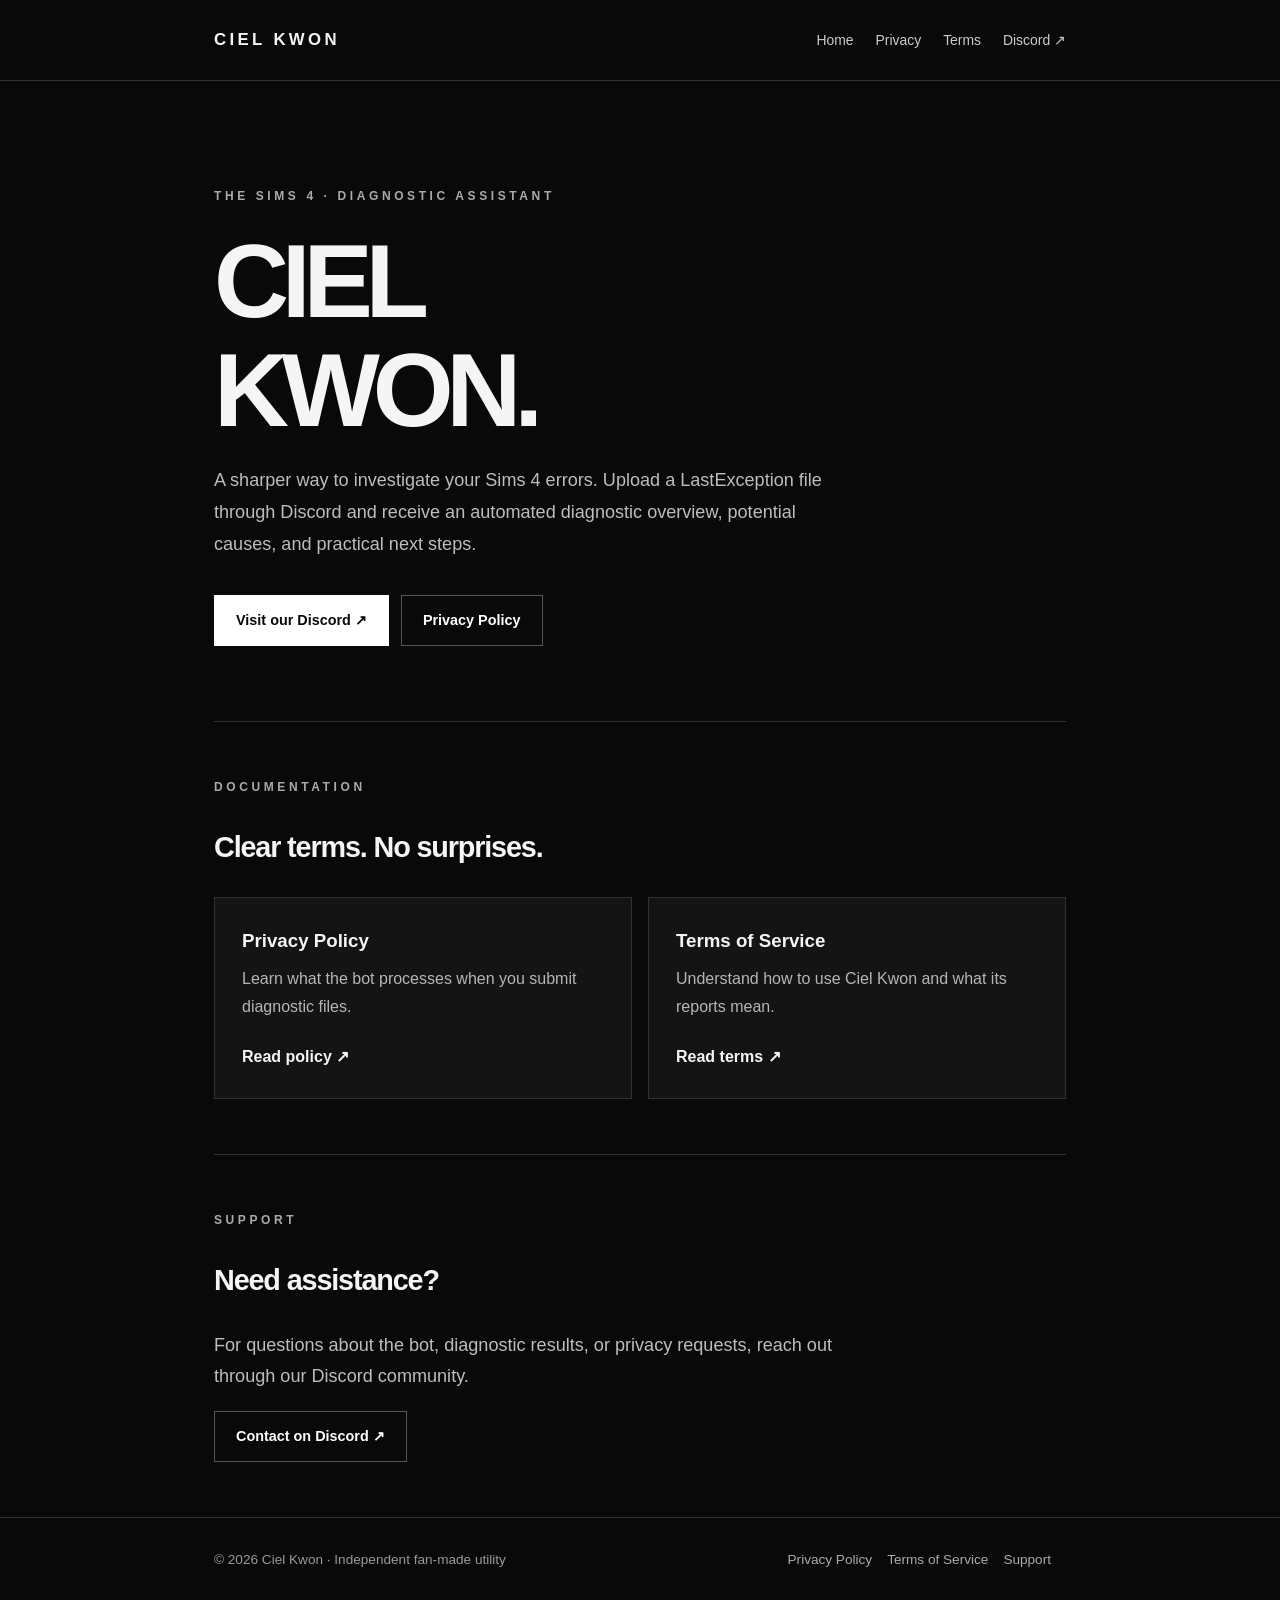
<file: index.html>
<!doctype html><html lang="en"><head><meta charset="utf-8"><meta name="viewport" content="width=device-width,initial-scale=1"><meta name="description" content="Ciel Kwon — an independent Sims 4 diagnostic Discord bot."><title>Official Site | Ciel Kwon</title><link rel="stylesheet" href="style.css"></head><body><header><div class="wrap"><nav><a class="brand" href="index.html">CIEL KWON</a><div class="links"><a href="index.html">Home</a><a href="privacy.html">Privacy</a><a href="terms.html">Terms</a><a href="https://discord.gg/MT6yGrFa4h" target="_blank" rel="noopener noreferrer">Discord ↗</a></div></nav></div></header><main><div class="wrap"><section class="hero"><div class="eyebrow">The Sims 4 · Diagnostic assistant</div><h1>CIEL<br>KWON.</h1><p class="lead">A sharper way to investigate your Sims 4 errors. Upload a LastException file through Discord and receive an automated diagnostic overview, potential causes, and practical next steps.</p><div class="actions"><a class="button" href="https://discord.gg/MT6yGrFa4h" target="_blank" rel="noopener noreferrer">Visit our Discord ↗</a><a class="button alt" href="privacy.html">Privacy Policy</a></div></section><section class="section"><div class="eyebrow">Documentation</div><h2>Clear terms. No surprises.</h2><div class="cards"><a class="card" href="privacy.html"><h3>Privacy Policy</h3><p>Learn what the bot processes when you submit diagnostic files.</p><span>Read policy ↗</span></a><a class="card" href="terms.html"><h3>Terms of Service</h3><p>Understand how to use Ciel Kwon and what its reports mean.</p><span>Read terms ↗</span></a></div></section><section class="section"><div class="eyebrow">Support</div><h2>Need assistance?</h2><p class="lead">For questions about the bot, diagnostic results, or privacy requests, reach out through our Discord community.</p><a class="button alt" href="https://discord.gg/MT6yGrFa4h" target="_blank" rel="noopener noreferrer">Contact on Discord ↗</a></section></div></main><footer class="footer"><div class="wrap"><span>© 2026 Ciel Kwon · Independent fan-made utility</span><div><a href="privacy.html">Privacy Policy</a><a href="terms.html">Terms of Service</a><a href="https://discord.gg/MT6yGrFa4h" target="_blank" rel="noopener noreferrer">Support</a></div></div></footer></body></html>
</file>
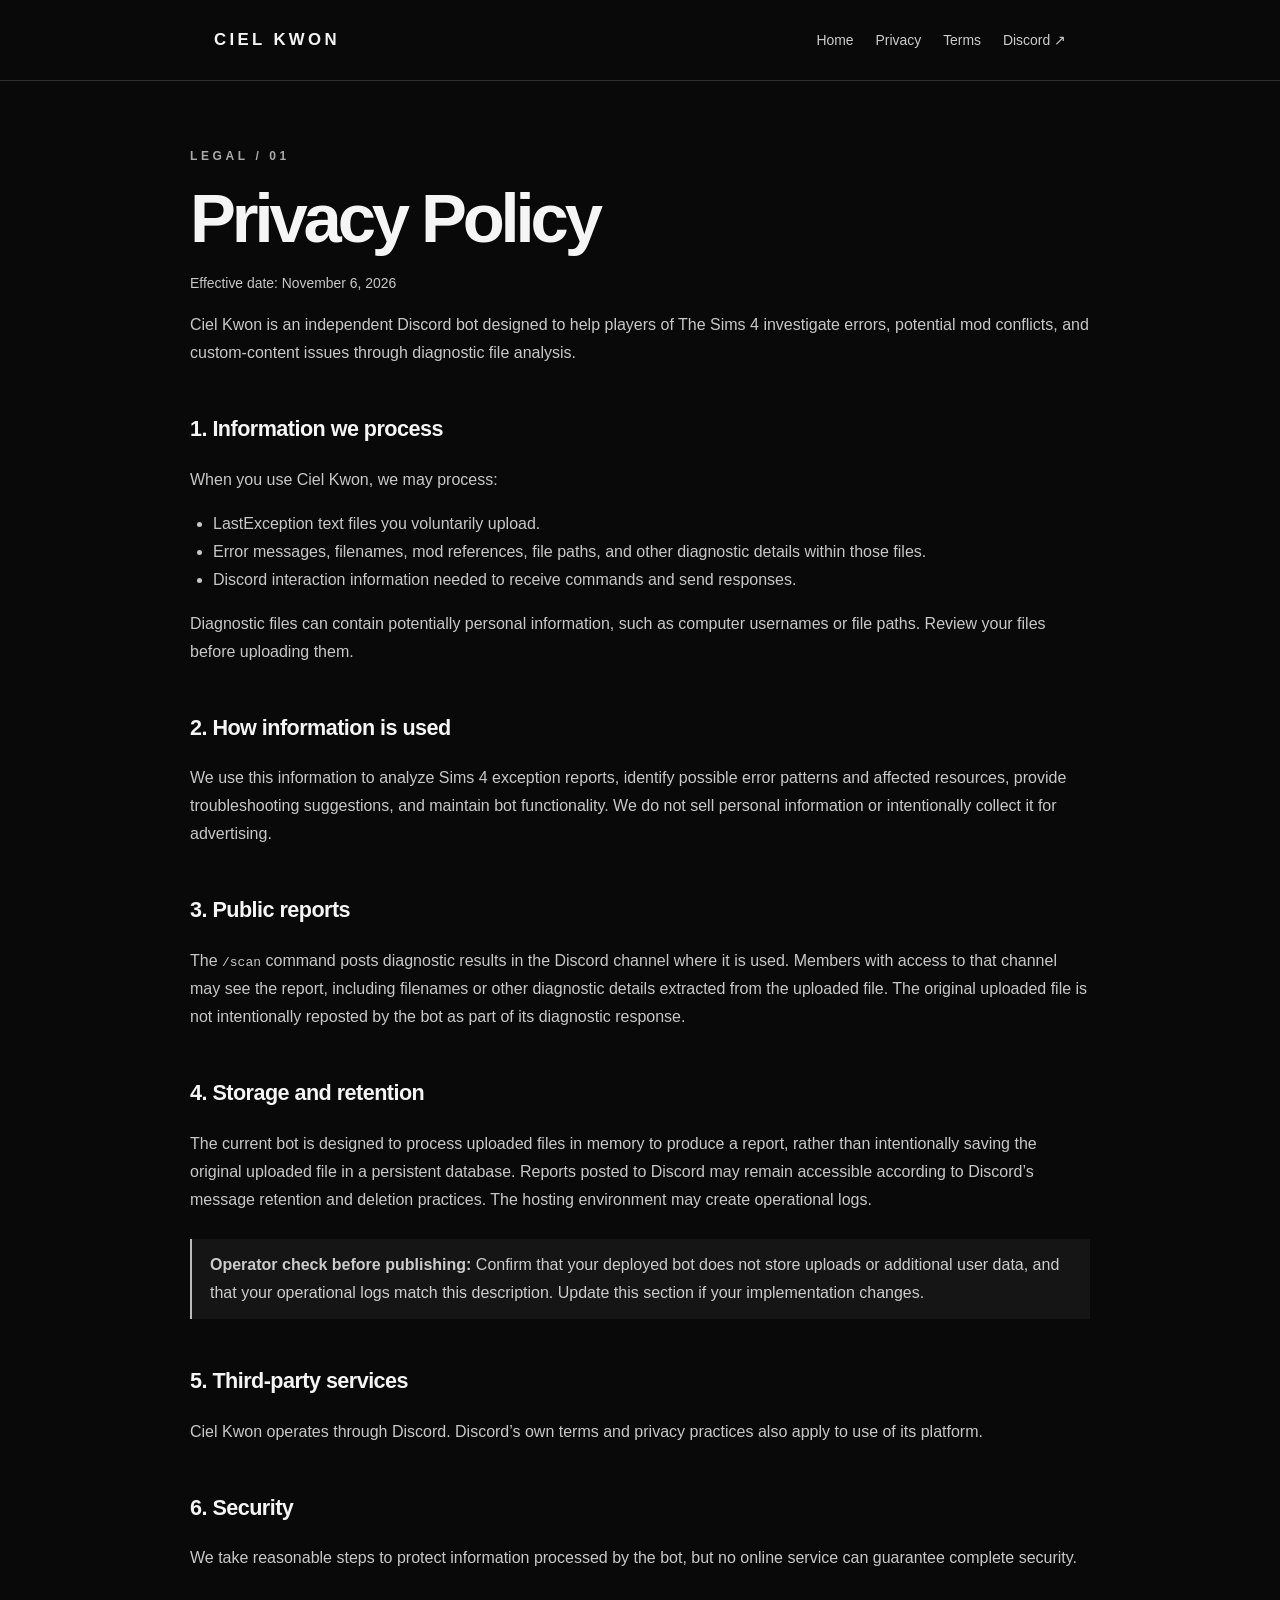
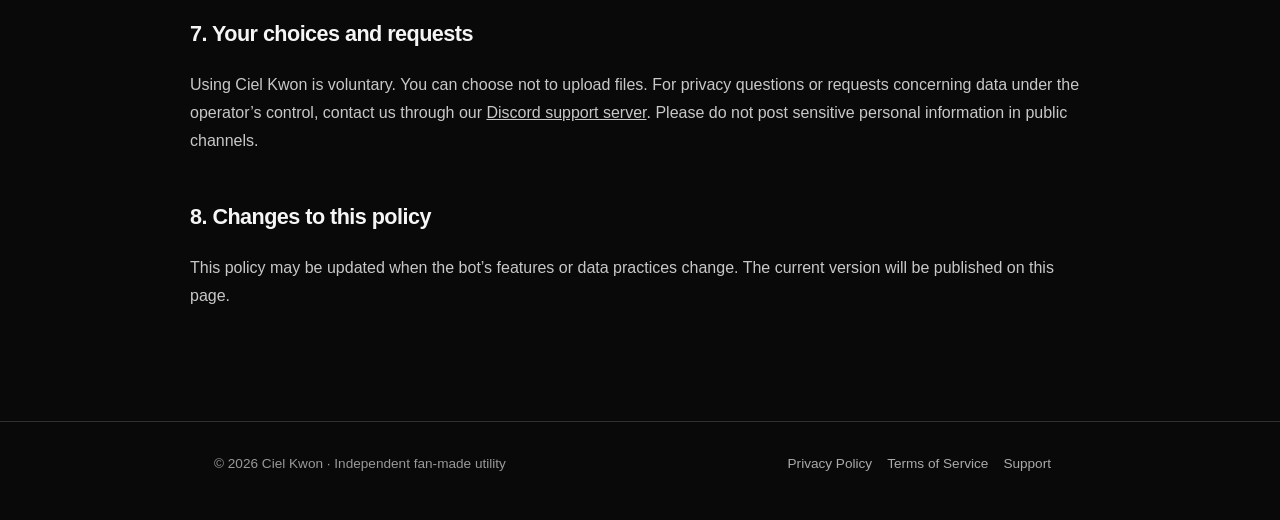
<file: privacy.html>
<!doctype html><html lang="en"><head><meta charset="utf-8"><meta name="viewport" content="width=device-width,initial-scale=1"><meta name="description" content="Ciel Kwon — an independent Sims 4 diagnostic Discord bot."><title>Privacy Policy | Ciel Kwon</title><link rel="stylesheet" href="style.css"></head><body><header><div class="wrap"><nav><a class="brand" href="index.html">CIEL KWON</a><div class="links"><a href="index.html">Home</a><a href="privacy.html">Privacy</a><a href="terms.html">Terms</a><a href="https://discord.gg/MT6yGrFa4h" target="_blank" rel="noopener noreferrer">Discord ↗</a></div></nav></div></header><main><div class="wrap doc"><div class="eyebrow">Legal / 01</div><h1>Privacy Policy</h1><p class="meta">Effective date: November 6, 2026</p><p>Ciel Kwon is an independent Discord bot designed to help players of The Sims 4 investigate errors, potential mod conflicts, and custom-content issues through diagnostic file analysis.</p><h2>1. Information we process</h2><p>When you use Ciel Kwon, we may process:</p><ul><li>LastException text files you voluntarily upload.</li><li>Error messages, filenames, mod references, file paths, and other diagnostic details within those files.</li><li>Discord interaction information needed to receive commands and send responses.</li></ul><p>Diagnostic files can contain potentially personal information, such as computer usernames or file paths. Review your files before uploading them.</p><h2>2. How information is used</h2><p>We use this information to analyze Sims 4 exception reports, identify possible error patterns and affected resources, provide troubleshooting suggestions, and maintain bot functionality. We do not sell personal information or intentionally collect it for advertising.</p><h2>3. Public reports</h2><p>The <code>/scan</code> command posts diagnostic results in the Discord channel where it is used. Members with access to that channel may see the report, including filenames or other diagnostic details extracted from the uploaded file. The original uploaded file is not intentionally reposted by the bot as part of its diagnostic response.</p><h2>4. Storage and retention</h2><p>The current bot is designed to process uploaded files in memory to produce a report, rather than intentionally saving the original uploaded file in a persistent database. Reports posted to Discord may remain accessible according to Discord’s message retention and deletion practices. The hosting environment may create operational logs.</p><div class="notice"><strong>Operator check before publishing:</strong> Confirm that your deployed bot does not store uploads or additional user data, and that your operational logs match this description. Update this section if your implementation changes.</div><h2>5. Third-party services</h2><p>Ciel Kwon operates through Discord. Discord’s own terms and privacy practices also apply to use of its platform.</p><h2>6. Security</h2><p>We take reasonable steps to protect information processed by the bot, but no online service can guarantee complete security.</p><h2>7. Your choices and requests</h2><p>Using Ciel Kwon is voluntary. You can choose not to upload files. For privacy questions or requests concerning data under the operator’s control, contact us through our <a href="https://discord.gg/MT6yGrFa4h" target="_blank" rel="noopener noreferrer">Discord support server</a>. Please do not post sensitive personal information in public channels.</p><h2>8. Changes to this policy</h2><p>This policy may be updated when the bot’s features or data practices change. The current version will be published on this page.</p></div></main><footer class="footer"><div class="wrap"><span>© 2026 Ciel Kwon · Independent fan-made utility</span><div><a href="privacy.html">Privacy Policy</a><a href="terms.html">Terms of Service</a><a href="https://discord.gg/MT6yGrFa4h" target="_blank" rel="noopener noreferrer">Support</a></div></div></footer></body></html>
</file>
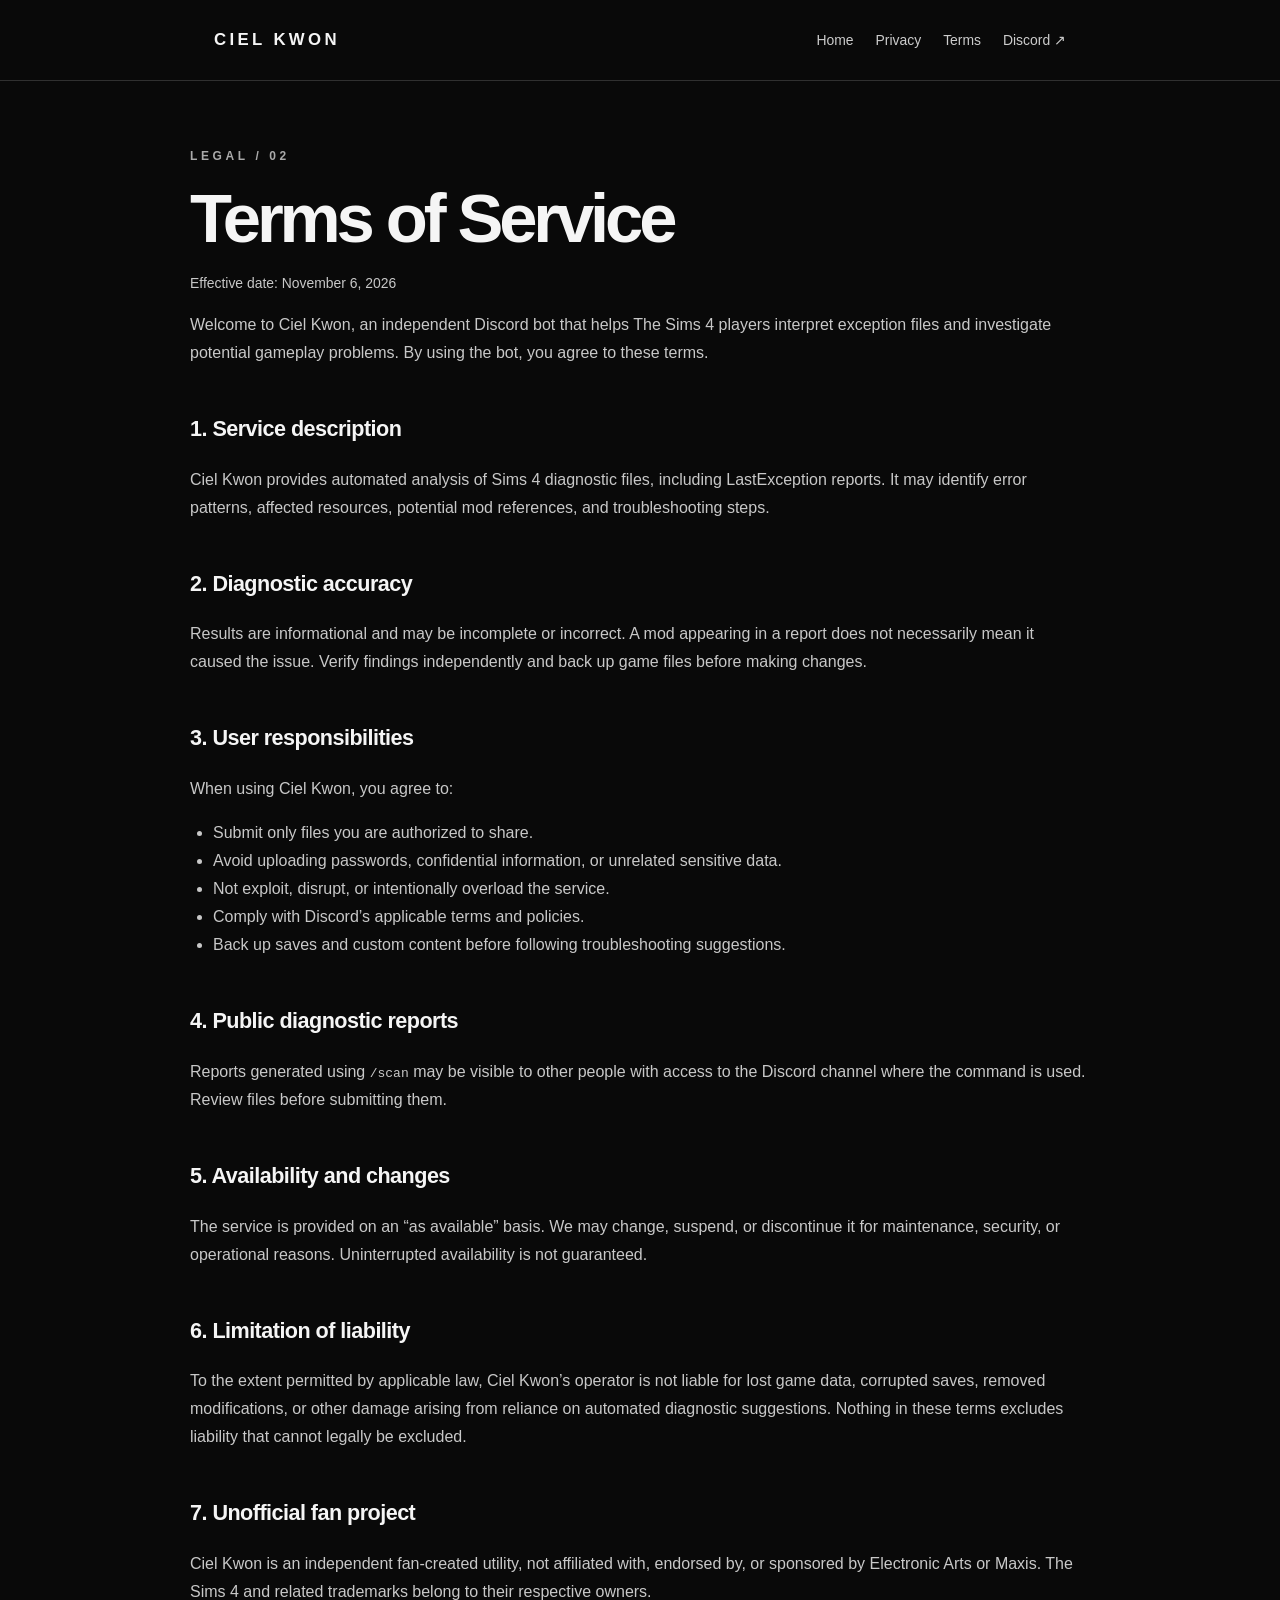
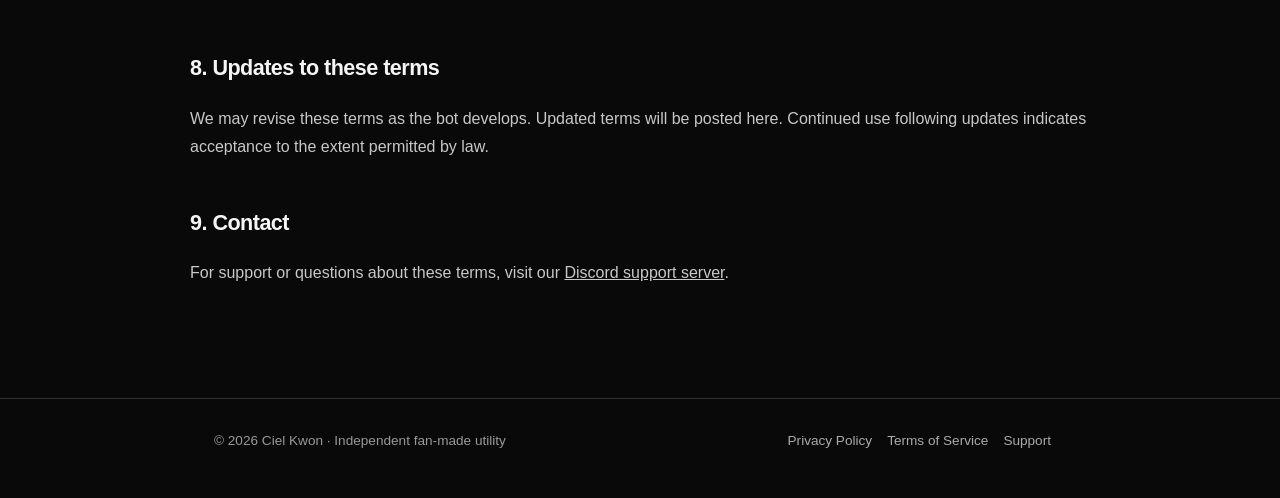
<file: terms.html>
<!doctype html><html lang="en"><head><meta charset="utf-8"><meta name="viewport" content="width=device-width,initial-scale=1"><meta name="description" content="Ciel Kwon — an independent Sims 4 diagnostic Discord bot."><title>Terms of Service | Ciel Kwon</title><link rel="stylesheet" href="style.css"></head><body><header><div class="wrap"><nav><a class="brand" href="index.html">CIEL KWON</a><div class="links"><a href="index.html">Home</a><a href="privacy.html">Privacy</a><a href="terms.html">Terms</a><a href="https://discord.gg/MT6yGrFa4h" target="_blank" rel="noopener noreferrer">Discord ↗</a></div></nav></div></header><main><div class="wrap doc"><div class="eyebrow">Legal / 02</div><h1>Terms of Service</h1><p class="meta">Effective date: November 6, 2026</p><p>Welcome to Ciel Kwon, an independent Discord bot that helps The Sims 4 players interpret exception files and investigate potential gameplay problems. By using the bot, you agree to these terms.</p><h2>1. Service description</h2><p>Ciel Kwon provides automated analysis of Sims 4 diagnostic files, including LastException reports. It may identify error patterns, affected resources, potential mod references, and troubleshooting steps.</p><h2>2. Diagnostic accuracy</h2><p>Results are informational and may be incomplete or incorrect. A mod appearing in a report does not necessarily mean it caused the issue. Verify findings independently and back up game files before making changes.</p><h2>3. User responsibilities</h2><p>When using Ciel Kwon, you agree to:</p><ul><li>Submit only files you are authorized to share.</li><li>Avoid uploading passwords, confidential information, or unrelated sensitive data.</li><li>Not exploit, disrupt, or intentionally overload the service.</li><li>Comply with Discord’s applicable terms and policies.</li><li>Back up saves and custom content before following troubleshooting suggestions.</li></ul><h2>4. Public diagnostic reports</h2><p>Reports generated using <code>/scan</code> may be visible to other people with access to the Discord channel where the command is used. Review files before submitting them.</p><h2>5. Availability and changes</h2><p>The service is provided on an “as available” basis. We may change, suspend, or discontinue it for maintenance, security, or operational reasons. Uninterrupted availability is not guaranteed.</p><h2>6. Limitation of liability</h2><p>To the extent permitted by applicable law, Ciel Kwon’s operator is not liable for lost game data, corrupted saves, removed modifications, or other damage arising from reliance on automated diagnostic suggestions. Nothing in these terms excludes liability that cannot legally be excluded.</p><h2>7. Unofficial fan project</h2><p>Ciel Kwon is an independent fan-created utility, not affiliated with, endorsed by, or sponsored by Electronic Arts or Maxis. The Sims 4 and related trademarks belong to their respective owners.</p><h2>8. Updates to these terms</h2><p>We may revise these terms as the bot develops. Updated terms will be posted here. Continued use following updates indicates acceptance to the extent permitted by law.</p><h2>9. Contact</h2><p>For support or questions about these terms, visit our <a href="https://discord.gg/MT6yGrFa4h" target="_blank" rel="noopener noreferrer">Discord support server</a>.</p></div></main><footer class="footer"><div class="wrap"><span>© 2026 Ciel Kwon · Independent fan-made utility</span><div><a href="privacy.html">Privacy Policy</a><a href="terms.html">Terms of Service</a><a href="https://discord.gg/MT6yGrFa4h" target="_blank" rel="noopener noreferrer">Support</a></div></div></footer></body></html>
</file>
<file: style.css>
:root{color-scheme:dark;--bg:#090909;--panel:#141414;--line:#303030;--text:#f5f5f5;--muted:#aaa}*{box-sizing:border-box}html{scroll-behavior:smooth}body{margin:0;background:var(--bg);color:var(--text);font-family:Inter,ui-sans-serif,-apple-system,BlinkMacSystemFont,"Segoe UI",sans-serif;line-height:1.75}a{color:inherit}header{border-bottom:1px solid var(--line)}.wrap{max-width:900px;margin:auto;padding:0 24px}nav{min-height:80px;display:flex;align-items:center;justify-content:space-between;gap:20px}.brand{text-decoration:none;font-size:1.05rem;font-weight:750;letter-spacing:.2em}.links{display:flex;gap:22px;flex-wrap:wrap}.links a{text-decoration:none;color:#ccc;font-size:.87rem}.links a:hover,.footer a:hover{color:#fff}.hero{padding:105px 0 75px}.eyebrow{text-transform:uppercase;letter-spacing:.3em;color:#aaa;font-size:.75rem;font-weight:650}.hero h1{font-size:clamp(3rem,9vw,6.5rem);line-height:1.05;letter-spacing:-.07em;margin:20px 0}.lead{color:#bdbdbd;max-width:640px;font-size:1.13rem}.actions{display:flex;gap:12px;flex-wrap:wrap;margin-top:35px}.button{display:inline-block;border:1px solid #fff;background:#fff;color:#090909;padding:12px 21px;text-decoration:none;font-weight:700;font-size:.9rem}.button.alt{background:transparent;color:#fff;border-color:#555}.button:hover{opacity:.82}.section{border-top:1px solid var(--line);padding:55px 0}.section h2{font-size:1.8rem;letter-spacing:-.04em}.cards{display:grid;grid-template-columns:repeat(2,minmax(0,1fr));gap:16px}.card{border:1px solid var(--line);background:var(--panel);padding:27px;text-decoration:none}.card h3{margin:0 0 8px}.card p{color:#b6b6b6;margin:0}.card span{display:block;margin-top:22px;font-weight:700}.doc{padding:65px 0 95px}.doc h1{font-size:clamp(2.4rem,6vw,4.3rem);line-height:1.1;letter-spacing:-.06em;margin:14px 0}.doc h2{font-size:1.35rem;letter-spacing:-.025em;margin-top:43px}.doc p,.doc li{color:#c8c8c8}.doc ul{padding-left:23px}.meta{font-size:.87rem;color:#999}.notice{border-left:2px solid #bbb;padding:12px 18px;background:#151515;color:#ccc;margin:25px 0}.footer{border-top:1px solid var(--line);padding:30px 0 45px;color:#999;font-size:.85rem}.footer .wrap{display:flex;justify-content:space-between;gap:18px;flex-wrap:wrap}.footer a{color:#aaa;text-decoration:none;margin-right:15px}@media(max-width:600px){nav{align-items:flex-start;flex-direction:column;padding:23px 0}.links{gap:14px}.hero{padding:70px 0 55px}.cards{grid-template-columns:1fr}.doc{padding:45px 0 70px}}
</file>
